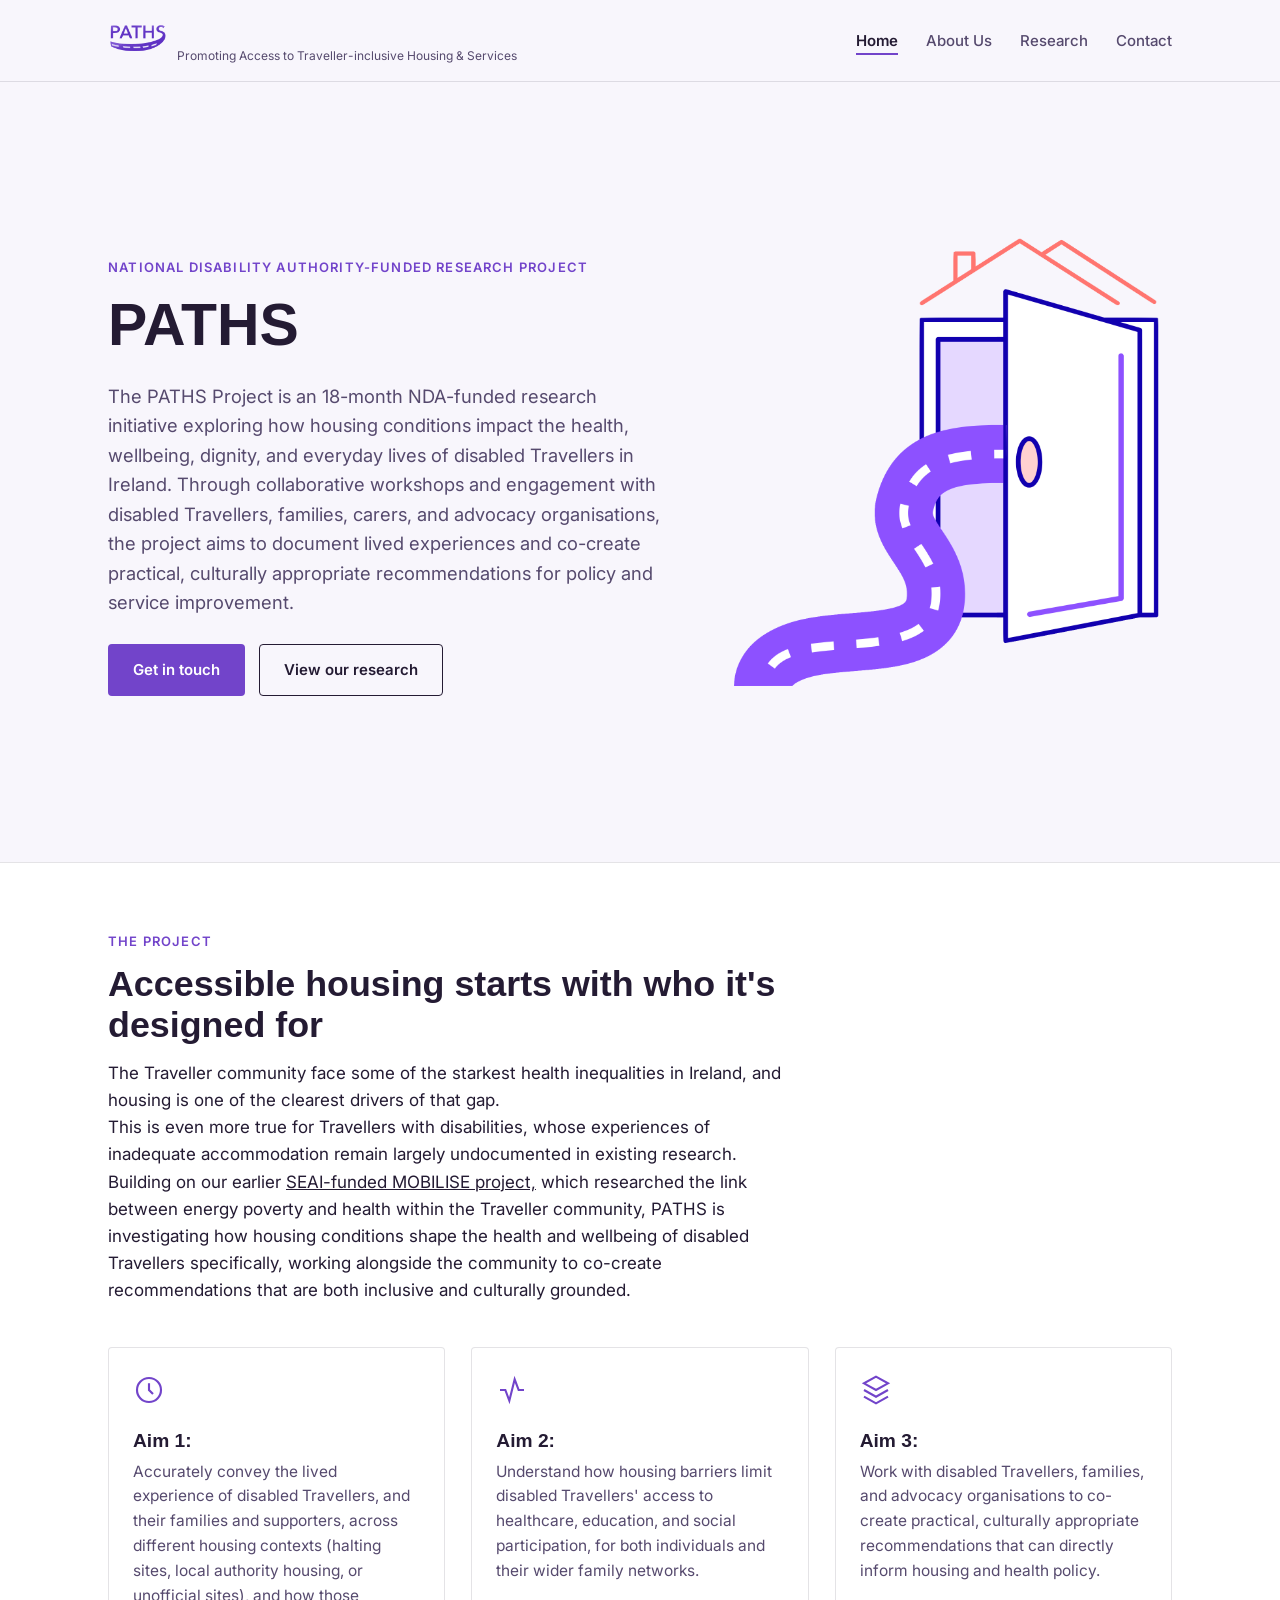
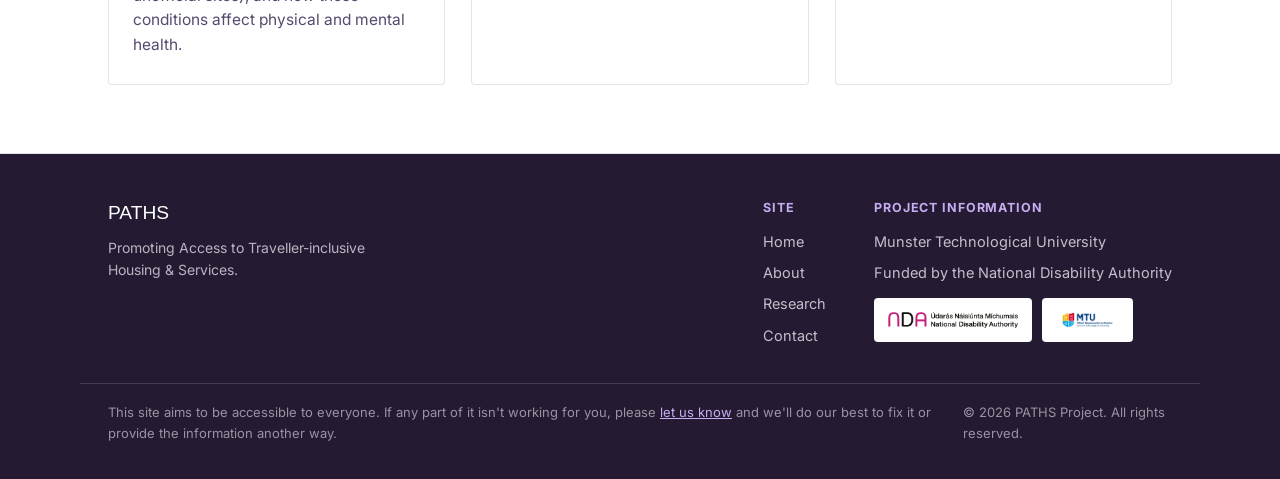
<file: index.html>
<!DOCTYPE html>
<html lang="en">
<head>
<meta charset="UTF-8">
<meta name="viewport" content="width=device-width, initial-scale=1.0">
<title>PATHS — Promoting Access to Traveller-inclusive Housing & Services</title>
<meta name="description" content="PATHS is a research project promoting access to Traveller-inclusive housing and services, funded by the National Disability Authority.">
<link rel="icon" type="image/png" href="images/favicon.png">
<link rel="apple-touch-icon" href="images/favicon.png">
<link rel="preconnect" href="https://fonts.googleapis.com">
<link rel="preconnect" href="https://fonts.gstatic.com" crossorigin>
<link href="https://fonts.googleapis.com/css2?family=Fraunces:opsz,wght@9..144,500;9..144,600;9..144,700&family=Inter:wght@400;500;600;700&display=swap" rel="stylesheet">
<link rel="stylesheet" href="styles.css">
</head>
<body>

<a class="skip-link" href="#main">Skip to main content</a>

<header class="site-header">
  <div class="wrap">
    <a class="brand" href="index.html">
      <img src="images/logo.png" alt="PATHS" class="brand-logo">
      <span class="brand-tag">Promoting Access to Traveller-inclusive Housing & Services</span>
    </a>
    <nav aria-label="Primary">
      <ul class="nav-links">
        <li><a href="index.html" class="active">Home</a></li>
        <li><a href="about.html">About Us</a></li>
        <li><a href="research.html">Research</a></li>
        <li><a href="contact.html">Contact</a></li>
      </ul>
    </nav>
    <button class="nav-toggle" id="navToggle" aria-expanded="false" aria-controls="navMobile">Menu</button>
  </div>
  <nav class="nav-mobile" id="navMobile" aria-label="Mobile">
    <a href="index.html" class="active">Home</a>
    <a href="about.html">About</a>
    <a href="research.html">Research</a>
    <a href="contact.html">Contact</a>
  </nav>
</header>

<main id="main">

  <!-- HERO -->
  <section class="hero">
    <div class="wrap">
      <div class="hero-copy">
        <span class="eyebrow">National Disability Authority-funded research project</span>
        <h1>PATHS</h1>
        <p class="lede">The PATHS Project is an 18-month NDA-funded research initiative exploring how housing conditions impact the health, wellbeing, dignity, and everyday lives of disabled Travellers in Ireland. Through collaborative workshops and engagement with disabled Travellers, families, carers, and advocacy organisations, the project aims to document lived experiences and co-create practical, culturally appropriate recommendations for policy and service improvement.</p>
        <div class="hero-actions">
          <a class="btn btn-primary" href="contact.html">Get in touch</a>
          <a class="btn btn-secondary" href="research.html">View our research</a>
        </div>
      </div>
    <img src="images/herolarge.png" alt="An illustrated doorway with a house roof opening, with a road leading into it." style="width:100%; height:100%; object-fit:cover; border-radius:var(--radius);">
    </img>
      </div>
    </div>
  </section>

  <!-- SUMMARY / AIMS -->
  <section class="section-alt">
    <div class="wrap">
      <div class="section-head">
        <span class="eyebrow">The project</span>
        <h2>Accessible housing starts with who it's designed for</h2>
        <p>The Traveller community face some of the starkest health inequalities in Ireland, and housing is one of the clearest drivers of that gap. <br> This is even more true for Travellers with disabilities, whose experiences of inadequate accommodation remain largely undocumented in existing research. <br> Building on our earlier <a href="https://www.mobiliseproject.ie/">SEAI-funded MOBILISE project,</a> which researched the link between energy poverty and health within the Traveller community, PATHS is investigating how housing conditions shape the health and wellbeing of disabled Travellers specifically, working alongside the community to co-create recommendations that are both inclusive and culturally grounded. </p>
      </div>

      <div class="pillars">
        <div class="pillar">
          <svg class="pillar-icon" viewBox="0 0 24 24" fill="none" stroke="currentColor" stroke-width="1.6"><circle cx="12" cy="12" r="9"/><path d="M12 7v5l3 3"/></svg>
          <h3>Aim 1:</h3>
          <p>Accurately convey the lived experience of disabled Travellers, and their families and supporters, across different housing contexts (halting sites, local authority housing, or unofficial sites), and how those conditions affect physical and mental health.
          </p>
        </div>
        <div class="pillar">
          <svg class="pillar-icon" viewBox="0 0 24 24" fill="none" stroke="currentColor" stroke-width="1.6"><path d="M3 12h4l3 8 4-16 3 8h4"/></svg>
          <h3>Aim 2:</h3>
          <p>Understand how housing barriers limit disabled Travellers' access to healthcare, education, and social participation, for both individuals and their wider family networks.</p>
        </div>
        <div class="pillar">
          <svg class="pillar-icon" viewBox="0 0 24 24" fill="none" stroke="currentColor" stroke-width="1.6"><path d="M12 2 3 7l9 5 9-5-9-5Z"/><path d="M3 12l9 5 9-5"/><path d="M3 17l9 5 9-5"/></svg>
          <h3>Aim 3:</h3>
          <p>Work with disabled Travellers, families, and advocacy organisations to co-create practical, culturally appropriate recommendations that can directly inform housing and health policy.</p>
        </div>
      </div>
    </div>
  </section>


</main>

<footer class="site-footer">
  <div class="wrap">
    <div>
      <div class="footer-brand">PATHS</div>
      <p style="max-width:32ch; color:rgba(248,246,252,0.7); font-size:14px;">Promoting Access to Traveller-inclusive Housing &amp; Services.</p>
    </div>
    <div class="footer-cols">
      <div class="footer-col">
        <h4>Site</h4>
        <a href="index.html">Home</a>
        <a href="about.html">About</a>
        <a href="research.html">Research</a>
        <a href="contact.html">Contact</a>
      </div>
     <div class="footer-col">
  <h4>Project Information</h4>
  <p>Munster Technological University</p>
  <p>Funded by the National Disability Authority</p>
  <div class="footer-logos">
    <span class="footer-logo-badge"><img src="images/nda-logo.png" alt="National Disability Authority"></span>
    <span class="footer-logo-badge"><img src="images/mtu-logo.png" alt="Munster Technological University"></span>
  </div>
</div>
    </div>
  </div>
  <div class="wrap footer-bottom">
    <p style="margin-bottom:6px;">This site aims to be accessible to everyone. If any part of it isn't working for you, please <a href="contact.html" style="color:#C6ADF2;">let us know</a> and we'll do our best to fix it or provide the information another way.</p>
    <p style="margin:0;">© <span id="year"></span> PATHS Project. All rights reserved.</p>
  </div>
</footer>

<script src="script.js"></script>
</body>
</html>
</file>
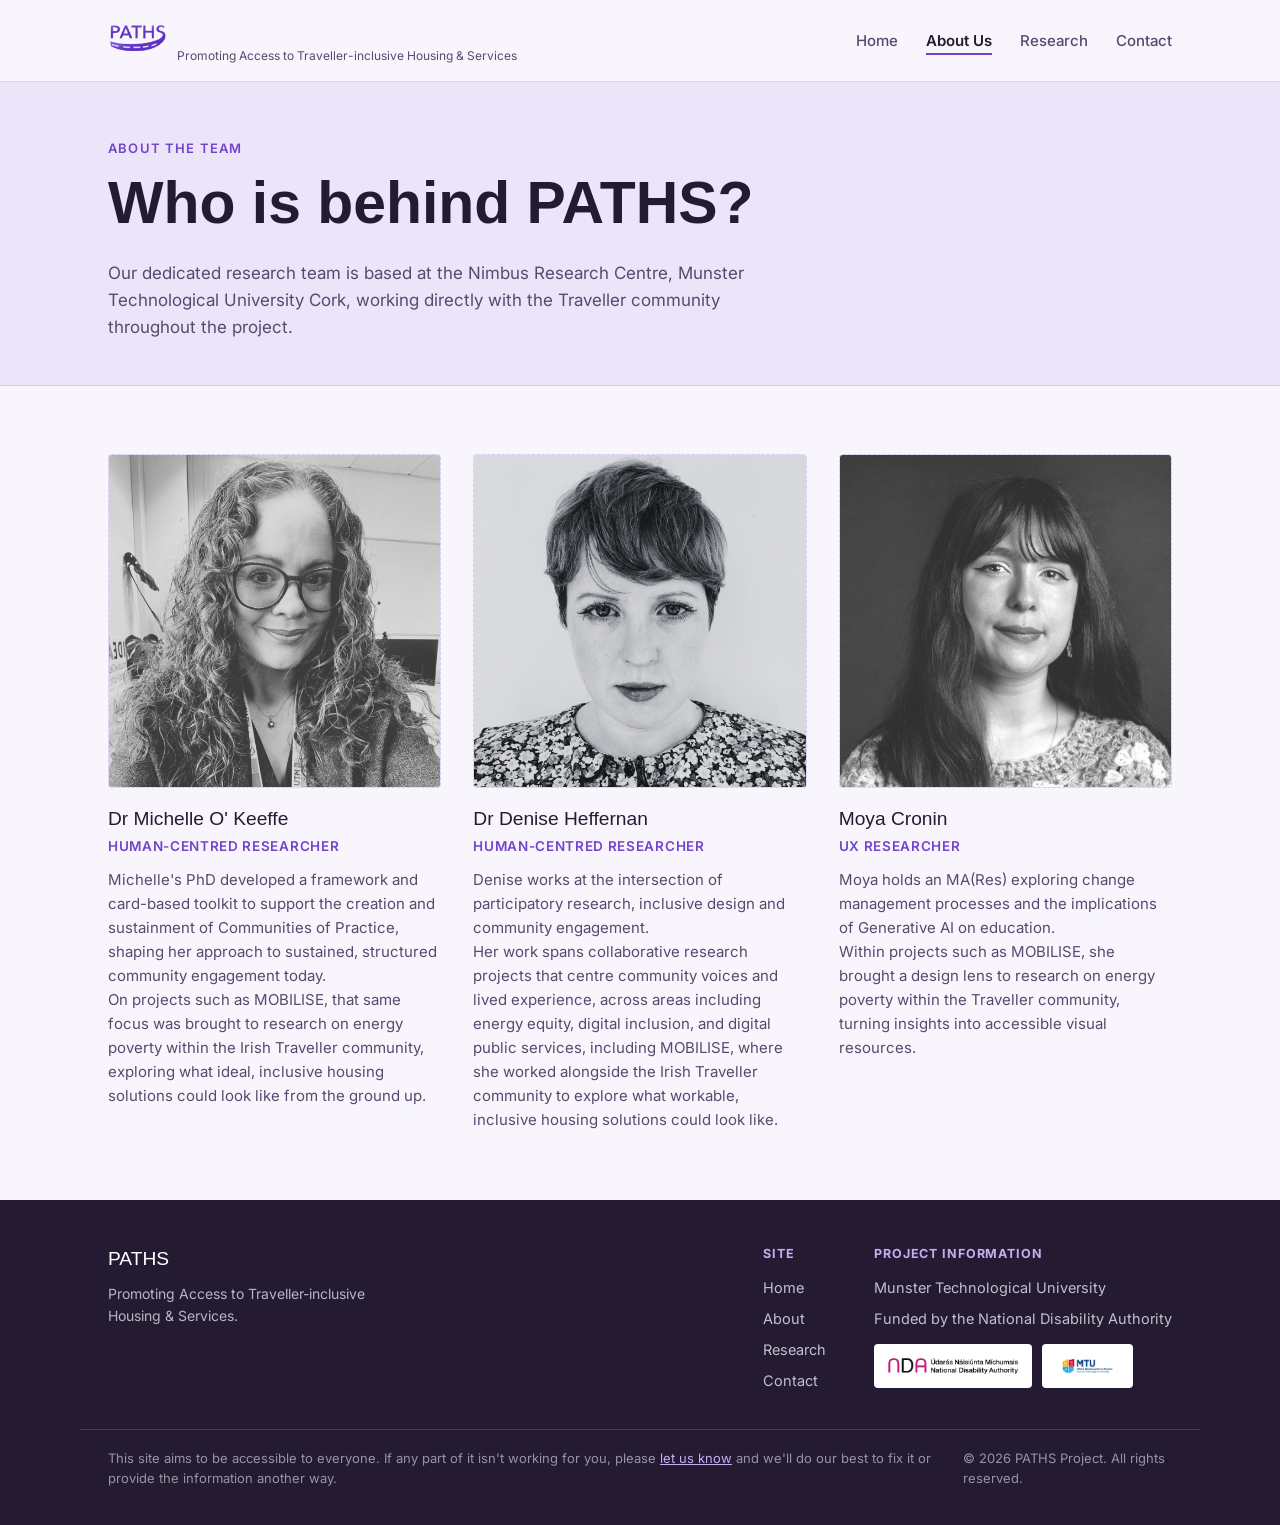
<file: about.html>
<!DOCTYPE html>
<html lang="en">
<head>
<meta charset="UTF-8">
<meta name="viewport" content="width=device-width, initial-scale=1.0">
<title>About the Team — PATHS</title>
<meta name="description" content="Meet the PATHS research team, including our Principal Investigator.">
<link rel="icon" type="image/png" href="images/favicon.png">
<link rel="apple-touch-icon" href="images/favicon.png">
<link rel="preconnect" href="https://fonts.googleapis.com">
<link rel="preconnect" href="https://fonts.gstatic.com" crossorigin>
<link href="https://fonts.googleapis.com/css2?family=Fraunces:opsz,wght@9..144,500;9..144,600;9..144,700&family=Inter:wght@400;500;600;700&display=swap" rel="stylesheet">
<link rel="stylesheet" href="styles.css">
</head>
<body>

<a class="skip-link" href="#main">Skip to main content</a>

<header class="site-header">
  <div class="wrap">
    <a class="brand" href="index.html">
      <img src="images/logo.png" alt="PATHS" class="brand-logo">
      <span class="brand-tag">Promoting Access to Traveller-inclusive Housing & Services</span>
    </a>
    <nav aria-label="Primary">
      <ul class="nav-links">
        <li><a href="index.html">Home</a></li>
        <li><a href="about.html" class="active">About Us</a></li>
        <li><a href="research.html">Research</a></li>
        <li><a href="contact.html">Contact</a></li>
      </ul>
    </nav>
    <button class="nav-toggle" id="navToggle" aria-expanded="false" aria-controls="navMobile">Menu</button>
  </div>
  <nav class="nav-mobile" id="navMobile" aria-label="Mobile">
    <a href="index.html">Home</a>
    <a href="about.html" class="active">About</a>
    <a href="research.html">Research</a>
    <a href="contact.html">Contact</a>
  </nav>
</header>

<main id="main">

  <section class="page-hero">
    <div class="wrap">
      <span class="eyebrow">About the team</span>
      <h1>Who is behind PATHS?</h1>
      <p>Our dedicated research team is based at the Nimbus Research Centre, Munster Technological University Cork, working directly with the Traveller community throughout the project.</p>
    </div>
  </section>

  
<section>
    <div class="wrap">
      <div class="team-grid">

        <div class="team-card">
          <div class="team-photo">
            <!-- Replace with: <img src="images/team-pi.jpg" alt="Photo of [PI Name]"> -->
            <img width="300" src="images/michelle.png" alt="Photo of Michelle">
          </div>
          <div class="team-name">Dr Michelle O' Keeffe</div>
          <div class="team-role">Human-Centred Researcher</div>
          <p class="team-bio">Michelle's PhD developed a framework and card-based toolkit to support the creation and sustainment of Communities of Practice, shaping her approach to sustained, structured community engagement today. 
          </p>
          <p class="team-bio">On projects such as MOBILISE, that same focus was brought to research on energy poverty within the Irish Traveller community, exploring what ideal, inclusive housing solutions could look like from the ground up.</p>
        </div>

        <div class="team-card">
          <div class="team-photo">
           <img width="300" src="images/denise.png" alt="Photo of Denise">
          </div>
          <div class="team-name">Dr Denise Heffernan</div>
          <div class="team-role">Human-Centred Researcher</div>
          <p class="team-bio">Denise works at the intersection of participatory research, inclusive design and community engagement.
          </p>
            <p class="team-bio">
              Her work spans collaborative research projects that centre community voices and lived experience, across areas including energy equity, digital inclusion, and digital public services, including MOBILISE, where she worked alongside the Irish Traveller community to explore what workable, inclusive housing solutions could look like.
          </p>
        </div>

        <div class="team-card">
          <div class="team-photo">
      <img width="200" src="images/moya.png" alt="Photo of Moya">
          </div>
          <div class="team-name">Moya Cronin</div>
          <div class="team-role">UX Researcher</div>
          <p class="team-bio">
            Moya holds an MA(Res) exploring change management processes and the implications of Generative AI on education.</p>
            <p class="team-bio">Within projects such as MOBILISE, she brought a design lens to research on energy poverty within the Traveller community, turning insights into accessible visual resources.
          </p>
        </div>

      </div>
    </div>
  </section>

</main>

<footer class="site-footer">
  <div class="wrap">
    <div>
      <div class="footer-brand">PATHS</div>
      <p style="max-width:32ch; color:rgba(248,246,252,0.7); font-size:14px;">Promoting Access to Traveller-inclusive Housing &amp; Services.</p>
    </div>
    <div class="footer-cols">
      <div class="footer-col">
        <h4>Site</h4>
        <a href="index.html">Home</a>
        <a href="about.html">About</a>
        <a href="research.html">Research</a>
        <a href="contact.html">Contact</a>
      </div>
      
<div class="footer-col">
  <h4>Project Information</h4>
  <p>Munster Technological University</p>
  <p>Funded by the National Disability Authority</p>
  <div class="footer-logos">
    <span class="footer-logo-badge"><img src="images/nda-logo.png" alt="National Disability Authority"></span>
    <span class="footer-logo-badge"><img src="images/mtu-logo.png" alt="Munster Technological University"></span>
  </div>
</div>
      
    </div>
  </div>
  <div class="wrap footer-bottom">
    <p style="margin-bottom:6px;">This site aims to be accessible to everyone. If any part of it isn't working for you, please <a href="contact.html" style="color:#C6ADF2;">let us know</a> and we'll do our best to fix it or provide the information another way.</p>
    <p style="margin:0;">© <span id="year"></span> PATHS Project. All rights reserved.</p>
  </div>
</footer>

<script src="script.js"></script>
</body>
</html>
</file>
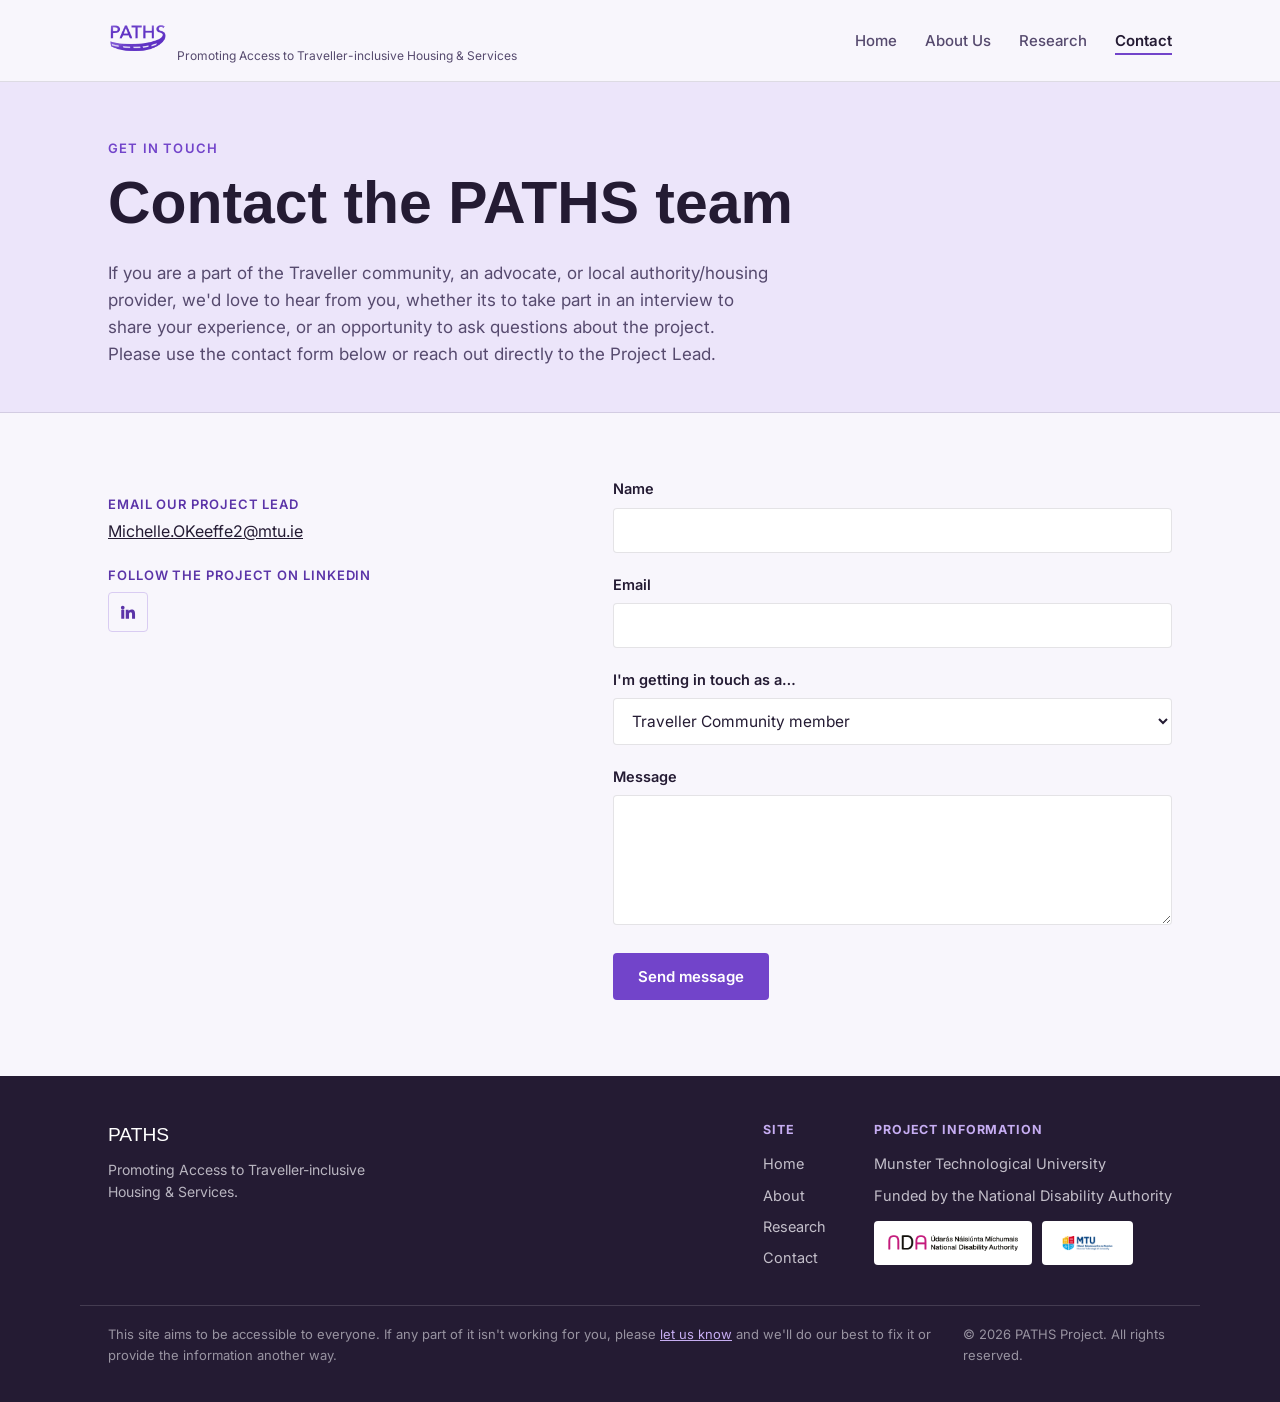
<file: contact.html>
<!DOCTYPE html>
<html lang="en">
<head>
<meta charset="UTF-8">
<meta name="viewport" content="width=device-width, initial-scale=1.0">
<title>Contact — PATHS</title>
<meta name="description" content="Get in touch with the PATHS research team.">
<link rel="icon" type="image/png" href="images/favicon.png">
<link rel="apple-touch-icon" href="images/favicon.png">
<link rel="preconnect" href="https://fonts.googleapis.com">
<link rel="preconnect" href="https://fonts.gstatic.com" crossorigin>
<link href="https://fonts.googleapis.com/css2?family=Fraunces:opsz,wght@9..144,500;9..144,600;9..144,700&family=Inter:wght@400;500;600;700&display=swap" rel="stylesheet">
<link rel="stylesheet" href="styles.css">
</head>
<body>

<a class="skip-link" href="#main">Skip to main content</a>

<header class="site-header">
  <div class="wrap">
    <a class="brand" href="index.html">
      <img src="images/logo.png" alt="PATHS" class="brand-logo">
      <span class="brand-tag">Promoting Access to Traveller-inclusive Housing & Services</span>
    </a>
    <nav aria-label="Primary">
      <ul class="nav-links">
        <li><a href="index.html">Home</a></li>
        <li><a href="about.html">About Us</a></li>
        <li><a href="research.html">Research</a></li>
        <li><a href="contact.html" class="active">Contact</a></li>
      </ul>
    </nav>
    <button class="nav-toggle" id="navToggle" aria-expanded="false" aria-controls="navMobile">Menu</button>
  </div>
  <nav class="nav-mobile" id="navMobile" aria-label="Mobile">
    <a href="index.html">Home</a>
    <a href="about.html">About</a>
    <a href="research.html">Research</a>
    <a href="contact.html" class="active">Contact</a>
  </nav>
</header>

<main id="main">

  <section class="page-hero">
    <div class="wrap">
      <span class="eyebrow">Get in touch</span>
      <h1>Contact the PATHS team</h1>
      <p>If you are a part of the Traveller community, an advocate, or local authority/housing provider, we'd love to hear from you, whether its to take part in an interview to share your experience, or an opportunity to ask questions about the project. Please use the contact form below or reach out directly to the Project Lead.</p>
    </div>
  </section>

 <section class="contact-grid wrap" style="padding-top:64px; padding-bottom:76px;">
  <div>
    <dl>
      <div class="contact-detail">
        <dt>Email our Project Lead</dt>
        <dd><a href="mailto:Michelle.OKeeffe2@mtu.ie">Michelle.OKeeffe2@mtu.ie</a></dd>
      </div>
    </dl>
    <div class="contact-detail">
      <dt>Follow the project on LinkedIn</dt>
      <div class="social-row">
        <a class="social-link" href="https://www.linkedin.com/company/pathsproject/" aria-label="PATHS on LinkedIn" title="LinkedIn">
          <svg width="18" height="18" viewBox="0 0 24 24" fill="currentColor"><path d="M4.98 3.5a2.5 2.5 0 1 1 0 5 2.5 2.5 0 0 1 0-5zM3 9h4v12H3zM9 9h3.8v1.7h.05c.53-1 1.83-2.05 3.77-2.05 4.03 0 4.78 2.65 4.78 6.1V21h-4v-5.6c0-1.34-.02-3.07-1.87-3.07-1.87 0-2.16 1.46-2.16 2.97V21H9z"/></svg>
        </a>
      </div>
    </div>
  </div>

  <div>
    <form id="contactForm" action="https://formspree.io/f/xzdngqok" method="POST">
      <div class="field">
        <label for="name">Name</label>
        <input type="text" id="name" name="name" required>
      </div>
      <div class="field">
        <label for="email">Email</label>
        <input type="email" id="email" name="email" required>
      </div>
      <div class="field">
        <label for="reason">I'm getting in touch as a…</label>
        <select id="reason" name="reason">
          <option>Traveller Community member</option>
          <option>Traveller Community member living with a disability</option>
          <option>Service provider / local authority</option>
          <option>Researcher / academic</option>
          <option>Other</option>
        </select>
      </div>
      <div class="field">
        <label for="message">Message</label>
        <textarea id="message" name="message" required></textarea>
      </div>
      <input type="text" name="_gotcha" class="hp" tabindex="-1" autocomplete="off">
      <button type="submit" class="btn btn-primary">Send message</button>
      <div class="form-status" id="formStatus" role="status"></div>
    </form>
  </div>
</section>

</main>

<footer class="site-footer">
  <div class="wrap">
    <div>
      <div class="footer-brand">PATHS</div>
      <p style="max-width:32ch; color:rgba(248,246,252,0.7); font-size:14px;">Promoting Access to Traveller-inclusive Housing &amp; Services.</p>
    </div>
    <div class="footer-cols">
      <div class="footer-col">
        <h4>Site</h4>
        <a href="index.html">Home</a>
        <a href="about.html">About</a>
        <a href="research.html">Research</a>
        <a href="contact.html">Contact</a>
      </div>
      
<div class="footer-col">
  <h4>Project Information</h4>
  <p>Munster Technological University</p>
  <p>Funded by the National Disability Authority</p>
  <div class="footer-logos">
    <span class="footer-logo-badge"><img src="images/nda-logo.png" alt="National Disability Authority"></span>
    <span class="footer-logo-badge"><img src="images/mtu-logo.png" alt="Munster Technological University"></span>
  </div>
  
</div>
    </div>
  </div>
  <div class="wrap footer-bottom">
    <p style="margin-bottom:6px;">This site aims to be accessible to everyone. If any part of it isn't working for you, please <a href="contact.html" style="color:#C6ADF2;">let us know</a> and we'll do our best to fix it or provide the information another way.</p>
    <p style="margin:0;">© <span id="year"></span> PATHS Project. All rights reserved.</p>
  </div>
</footer>

<script src="script.js"></script>
</body>
</html>
</file>
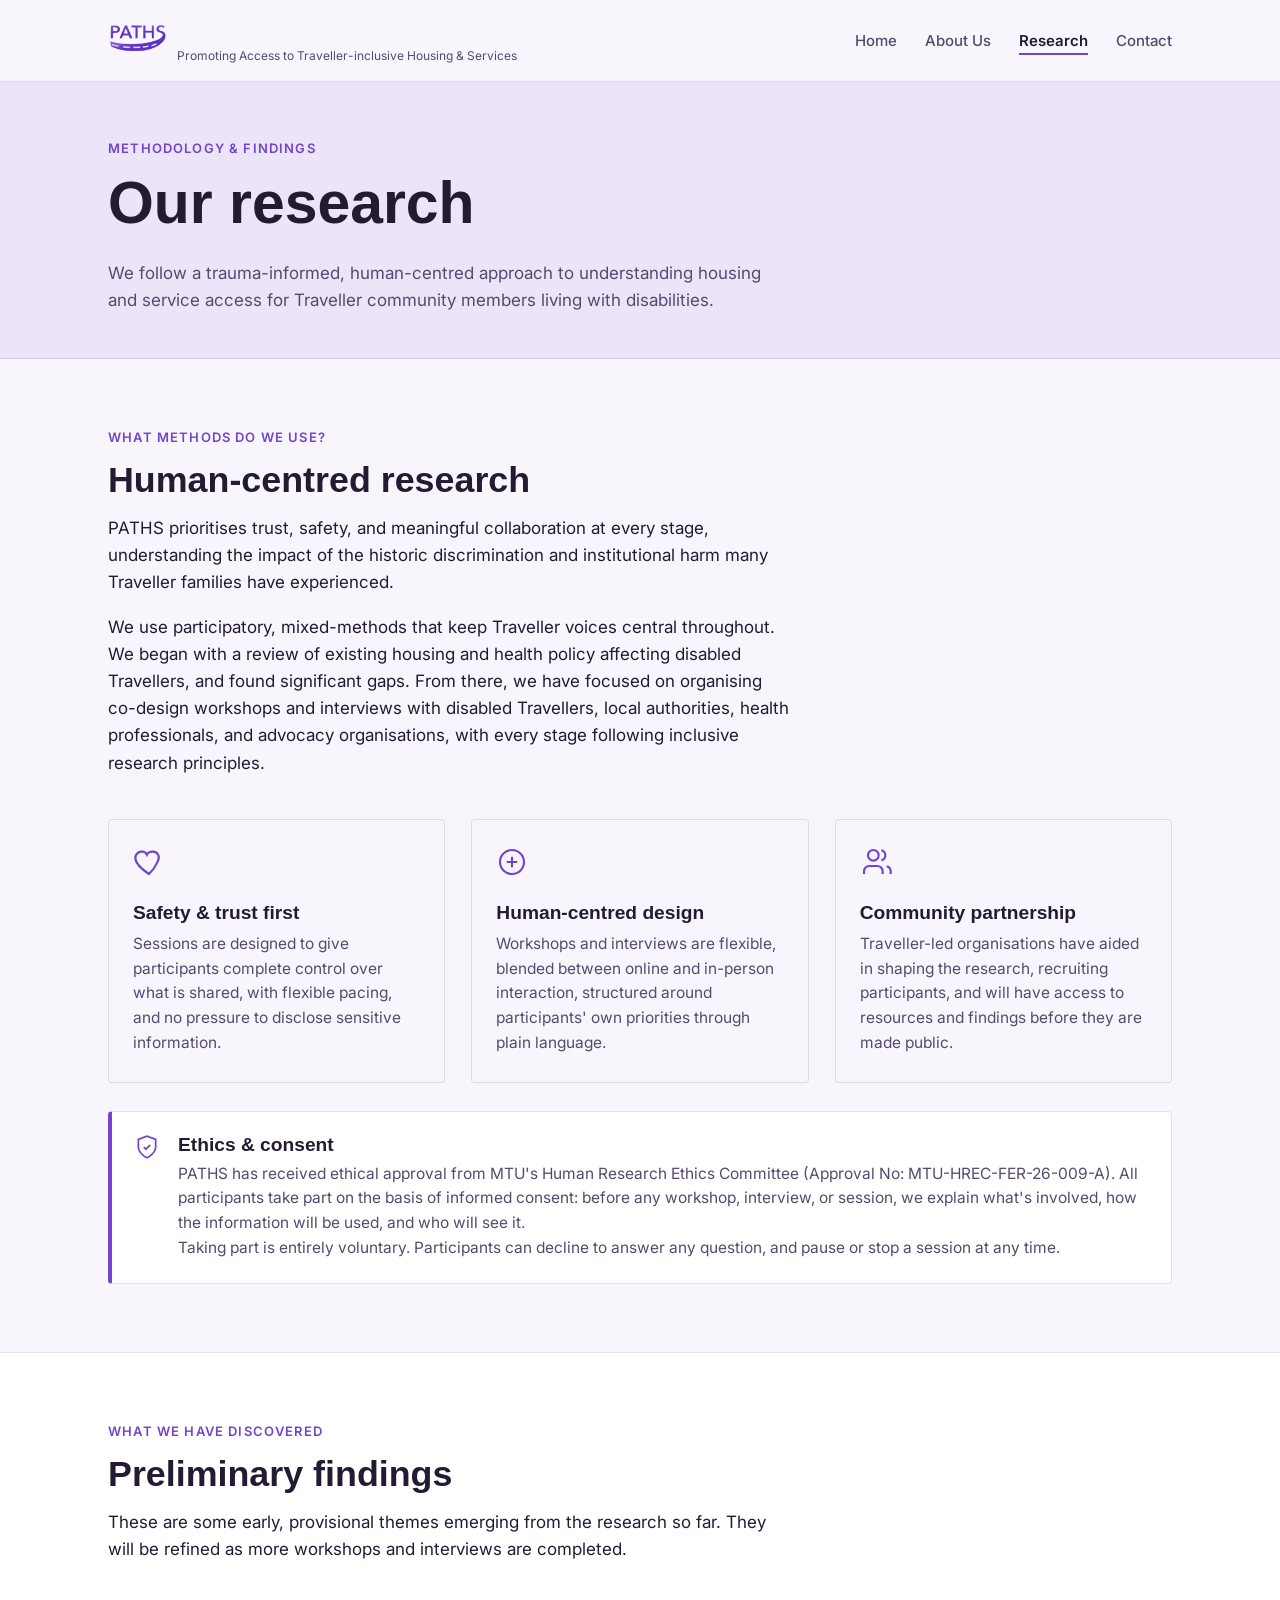
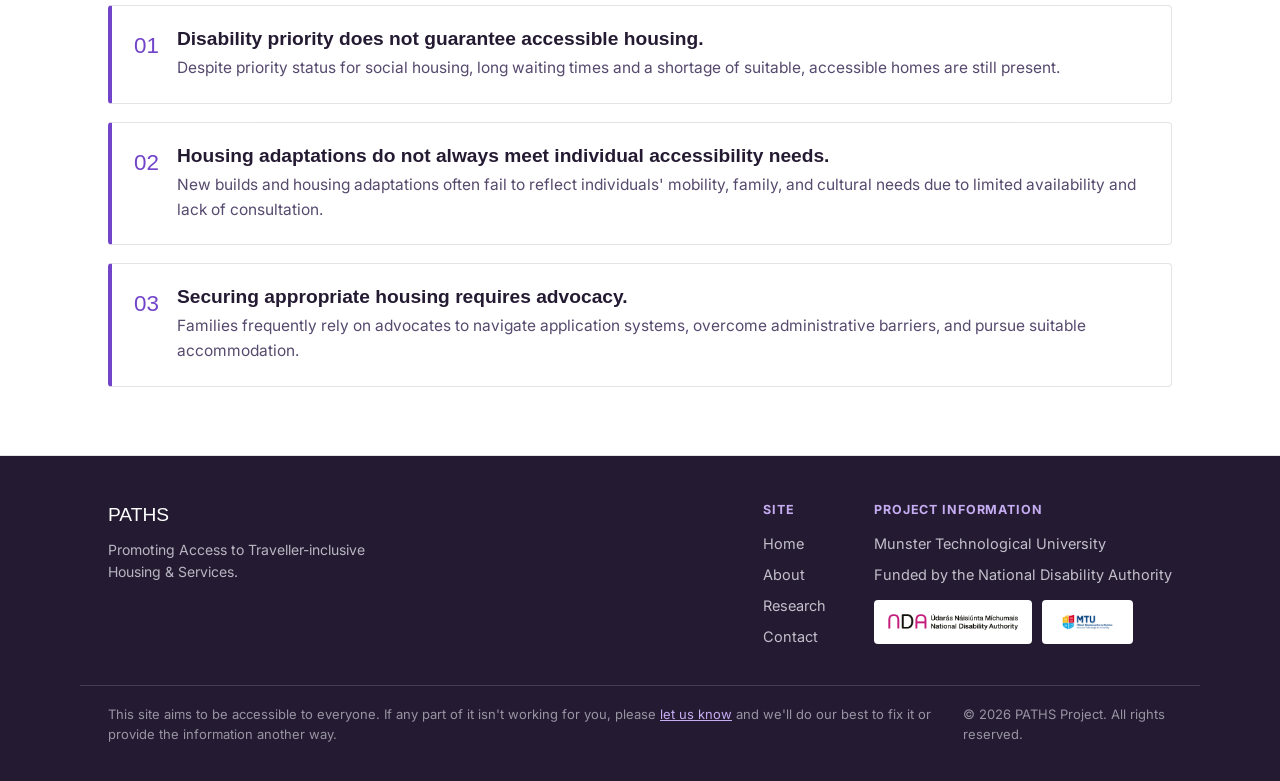
<file: research.html>
<!DOCTYPE html>
<html lang="en">
<head>
<meta charset="UTF-8">
<meta name="viewport" content="width=device-width, initial-scale=1.0">
<title>Research — PATHS</title>
<meta name="description" content="Our trauma-informed, human-centred methodology and preliminary findings.">
<link rel="icon" type="image/png" href="images/favicon.png">
<link rel="apple-touch-icon" href="images/favicon.png">
<link rel="preconnect" href="https://fonts.googleapis.com">
<link rel="preconnect" href="https://fonts.gstatic.com" crossorigin>
<link href="https://fonts.googleapis.com/css2?family=Fraunces:opsz,wght@9..144,500;9..144,600;9..144,700&family=Inter:wght@400;500;600;700&display=swap" rel="stylesheet">
<link rel="stylesheet" href="styles.css">
</head>
<body>

<a class="skip-link" href="#main">Skip to main content</a>

<header class="site-header">
  <div class="wrap">
    <a class="brand" href="index.html">
      <img src="images/logo.png" alt="PATHS" class="brand-logo">
      <span class="brand-tag">Promoting Access to Traveller-inclusive Housing & Services</span>
    </a>
    <nav aria-label="Primary">
      <ul class="nav-links">
        <li><a href="index.html">Home</a></li>
        <li><a href="about.html">About Us</a></li>
        <li><a href="research.html" class="active">Research</a></li>
        <li><a href="contact.html">Contact</a></li>
      </ul>
    </nav>
    <button class="nav-toggle" id="navToggle" aria-expanded="false" aria-controls="navMobile">Menu</button>
  </div>
  <nav class="nav-mobile" id="navMobile" aria-label="Mobile">
    <a href="index.html">Home</a>
    <a href="about.html">About</a>
    <a href="research.html" class="active">Research</a>
    <a href="contact.html">Contact</a>
  </nav>
</header>

<main id="main">

  <section class="page-hero">
    <div class="wrap">
      <span class="eyebrow">Methodology &amp; findings</span>
      <h1>Our research</h1>
      <p>We follow a trauma-informed, human-centred approach to understanding housing and service access for Traveller community members living with disabilities.</p>
    </div>
  </section>

  <!-- METHODOLOGY -->
  <section>
    <div class="wrap">
      <div class="section-head">
        <span class="eyebrow">What methods do we use?</span>
        <h2>Human-centred research</h2>
        <p>PATHS prioritises trust, safety, and meaningful collaboration at every stage, understanding the impact of the historic discrimination and institutional harm many Traveller families have experienced.</p>
        <p> 
        We use participatory, mixed-methods that keep Traveller voices central throughout. We began with a review of existing housing and health policy affecting disabled Travellers, and found significant gaps. From there, we have focused on organising co-design workshops and interviews with disabled Travellers, local authorities, health professionals, and advocacy organisations, with every stage following inclusive research principles.
        </p>
      </div>

      <div class="pillars">
        <div class="pillar">
          <svg class="pillar-icon" viewBox="0 0 24 24" fill="none" stroke="currentColor" stroke-width="1.6"><path d="M12 21s-7-4.6-9.5-9.1C.7 8.4 2.3 4.8 6 4.2c2.2-.3 3.8.9 4.5 2.3.4-.9 1.9-2.4 4.6-2.3 3.5.1 5.4 3.8 3.4 7.5C16 17.3 12 21 12 21z"/></svg>
          <h3>Safety &amp; trust first</h3>
          <p>Sessions are designed to give participants complete control over what is shared, with flexible pacing, and no pressure to disclose sensitive information.</p>
        </div>
        <div class="pillar">
          <svg class="pillar-icon" viewBox="0 0 24 24" fill="none" stroke="currentColor" stroke-width="1.6"><circle cx="12" cy="12" r="9"/><path d="M8 12h8M12 8v8"/></svg>
          <h3>Human-centred design</h3>
          <p>Workshops and interviews are flexible, blended between online and in-person interaction, structured around participants' own priorities through plain language.</p>
        </div>
        <div class="pillar">
          <svg class="pillar-icon" viewBox="0 0 24 24" fill="none" stroke="currentColor" stroke-width="1.6"><path d="M17 21v-2a4 4 0 0 0-4-4H7a4 4 0 0 0-4 4v2"/><circle cx="10" cy="7" r="4"/><path d="M23 21v-2a4 4 0 0 0-3-3.87"/><path d="M16 3.13a4 4 0 0 1 0 7.75"/></svg>
          <h3>Community partnership</h3>
          <p>Traveller-led organisations have aided in shaping the research, recruiting participants, and will have access to resources and findings before they are made public.</p>
        </div>
      </div>

      <div class="finding-item" style="margin-top:28px;">
        <span class="finding-num">
          <svg width="26" height="26" viewBox="0 0 24 24" fill="none" stroke="currentColor" stroke-width="1.6" style="color:var(--purple);"><path d="M12 22s8-4 8-10V5l-8-3-8 3v7c0 6 8 10 8 10Z"/><path d="M9 12l2 2 4-4"/></svg>
        </span>
        <div>
          <h3>Ethics &amp; consent</h3>
          <p>PATHS has received ethical approval from MTU's Human Research Ethics Committee (Approval No: MTU-HREC-FER-26-009-A). All participants take part on the basis of informed consent: before any workshop, interview, or session, we explain what's involved, how the information will be used, and who will see it.</p>
          <p>Taking part is entirely voluntary. Participants can decline to answer any question, and pause or stop a session at any time.</p>
        </div>
      </div>
    </div>
  </section>

  <!-- PRELIMINARY FINDINGS -->
  <section class="section-alt">
    <div class="wrap">
      <div class="section-head">
        <span class="eyebrow">What we have discovered</span>
        <h2>Preliminary findings</h2>
        <p>These are some early, provisional themes emerging from the research so far. They will be refined as more workshops and interviews are completed.</p>
      </div>

      <ul class="findings-list">
        <li class="finding-item">
          <span class="finding-num">01</span>
          <div>
            <h3>Disability priority does not guarantee accessible housing.</h3>
            <p>Despite priority status for social housing, long waiting times and a shortage of suitable, accessible homes are still present.</p>
          </div>
        </li>
        <li class="finding-item">
          <span class="finding-num">02</span>
          <div>
            <h3>Housing adaptations do not always meet individual accessibility needs.</h3>
            <p>New builds and housing adaptations often fail to reflect individuals' mobility, family, and cultural needs due to limited availability and lack of consultation.</p>
          </div>
        </li>
        <li class="finding-item">
          <span class="finding-num">03</span>
          <div>
            <h3>Securing appropriate housing requires advocacy.</h3>
            <p>Families frequently rely on advocates to navigate application systems, overcome administrative barriers, and pursue suitable accommodation.</p>
          </div>
        </li>
      </ul>
    </div>
  </section>

</main>

<footer class="site-footer">
  <div class="wrap">
    <div>
      <div class="footer-brand">PATHS</div>
      <p style="max-width:32ch; color:rgba(248,246,252,0.7); font-size:14px;">Promoting Access to Traveller-inclusive Housing &amp; Services.</p>
    </div>
    <div class="footer-cols">
      <div class="footer-col">
        <h4>Site</h4>
        <a href="index.html">Home</a>
        <a href="about.html">About</a>
        <a href="research.html">Research</a>
        <a href="contact.html">Contact</a>
      </div>
   <div class="footer-col">
  <h4>Project Information</h4>
  <p>Munster Technological University</p>
  <p>Funded by the National Disability Authority</p>
  <div class="footer-logos">
    <span class="footer-logo-badge"><img src="images/nda-logo.png" alt="National Disability Authority"></span>
    <span class="footer-logo-badge"><img src="images/mtu-logo.png" alt="Munster Technological University"></span>
  </div>
</div>
    </div>
  </div>
  <div class="wrap footer-bottom">
    <p style="margin-bottom:6px;">This site aims to be accessible to everyone. If any part of it isn't working for you, please <a href="contact.html" style="color:#C6ADF2;">let us know</a> and we'll do our best to fix it or provide the information another way.</p>
    <p style="margin:0;">© <span id="year"></span> PATHS Project. All rights reserved.</p>
  </div>
</footer>

<script src="script.js"></script>
</body>
</html>
</file>
<file: styles.css>
/* ==========================================================================
   PATHS — Promoting Access to Traveller-inclusive Housing & Services
   Design tokens — purple brand palette
   ========================================================================== */
.footer-logos {
  display: flex;
  flex-wrap: wrap;
  gap: 10px;
  margin-top: 14px;
}
.footer-logo-badge {
  display: inline-flex;
  align-items: center;
  justify-content: center;
  background: #fff;
  border-radius: var(--radius);
  padding: 8px 14px;
  height: 44px;
}
.footer-logo-badge img {
  max-height: 26px;
  max-width: 130px;
  width: auto;
  height: auto;
  object-fit: contain;
}
.archivo-black-regular {
  font-family: "Archivo Black", sans-serif;
  font-weight: 400;
  font-style: normal;
}

:root {
  --ink: #241B33;
  --ink-soft: #564A6E;
  --paper: #F8F6FC;
  --paper-raised: #FFFFFF;
  --purple: #7244CA;
  --purple-deep: #5B34A8;
  --purple-pale: #ECE5FA;
  --purple-line: #D9CCF2;
  --gold: #B8862E;
  --line: rgba(36, 27, 51, 0.12);

  --font-display: "Archivo Black", sans-serif;
  --font-body: "Inter", -apple-system, BlinkMacSystemFont, "Segoe UI", sans-serif;

  --maxw: 1120px;
  --radius: 4px;
}

@media (prefers-reduced-motion: no-preference) {
  html { scroll-behavior: smooth; }
}

* { box-sizing: border-box; }
html, body { margin: 0; padding: 0; }

body {
  background: var(--paper);
  color: var(--ink);
  font-family: var(--font-body);
  font-size: 17px;
  line-height: 1.6;
  -webkit-font-smoothing: antialiased;
}

img { max-width: 100%; display: block; }
a { color: inherit; }

.skip-link {
  position: absolute;
  left: -999px;
  top: auto;
  background: var(--ink);
  color: var(--paper);
  padding: 12px 20px;
  z-index: 1000;
  border-radius: var(--radius);
}
.skip-link:focus { left: 16px; top: 16px; }

:focus-visible {
  outline: 3px solid var(--purple);
  outline-offset: 3px;
}

.wrap {
  max-width: var(--maxw);
  margin: 0 auto;
  padding: 0 28px;
}

.eyebrow {
  font-family: var(--font-body);
  font-weight: 600;
  font-size: 13px;
  letter-spacing: 0.09em;
  text-transform: uppercase;
  color: var(--purple);
}

h1, h2, h3 {
  font-family: var(--font-display);
  color: var(--ink);
  line-height: 1.14;
  margin: 0 0 0.4em 0;
  font-weight: 600;
}
h1 { font-size: clamp(2.4rem, 4.6vw, 3.8rem); }
h2 { font-size: clamp(1.7rem, 2.8vw, 2.3rem); }
h3 { font-size: 1.2rem; }
p { margin: 0 0 1em 0; }

.lede {
  font-size: 1.15rem;
  color: var(--ink-soft);
  max-width: 50ch;
}

/* ---- buttons ---- */
.btn {
  display: inline-flex;
  align-items: center;
  gap: 8px;
  font-family: var(--font-body);
  font-weight: 600;
  font-size: 15px;
  padding: 13px 24px;
  border-radius: var(--radius);
  text-decoration: none;
  border: 1.5px solid transparent;
  cursor: pointer;
  transition: transform 0.15s ease, background 0.15s ease, border-color 0.15s ease;
}
.btn-primary { background: var(--purple); color: #fff; }
.btn-primary:hover { background: var(--purple-deep); }
.btn-secondary { background: transparent; border-color: var(--ink); color: var(--ink); }
.btn-secondary:hover { background: rgba(36,27,51,0.05); }
@media (prefers-reduced-motion: no-preference) {
  .btn:hover { transform: translateY(-1px); }
}

/* ---- header / nav ---- */
.site-header {
  position: sticky;
  top: 0;
  z-index: 100;
  background: rgba(248, 246, 252, 0.92);
  backdrop-filter: blur(6px);
  border-bottom: 1px solid var(--line);
}
.site-header .wrap {
  display: flex;
  align-items: center;
  justify-content: space-between;
  padding-top: 16px;
  padding-bottom: 16px;
}
.brand { display: flex; align-items: baseline; gap: 10px; text-decoration: none; }
.brand-mark { font-family: var(--font-display); font-weight: 600; font-size: 1.4rem; color: var(--purple-deep); }
.brand-logo { height: 44px; width: auto; display: block; }
.brand-tag { font-size: 12px; color: var(--ink-soft); display: none; }
@media (min-width: 640px) { .brand-tag { display: inline; } }

.nav-links { display: none; gap: 28px; list-style: none; margin: 0; padding: 0; }
.nav-links a {
  text-decoration: none;
  font-size: 15px;
  font-weight: 500;
  color: var(--ink-soft);
  padding-bottom: 3px;
  border-bottom: 2px solid transparent;
  transition: border-color 0.15s ease, color 0.15s ease;
}
.nav-links a:hover { color: var(--ink); border-color: var(--purple); }
.nav-links a.active { color: var(--ink); border-color: var(--purple); font-weight: 600; }
@media (min-width: 860px) { .nav-links { display: flex; } }

.nav-toggle {
  background: none;
  border: 1.5px solid var(--ink);
  border-radius: var(--radius);
  padding: 8px 12px;
  font-family: var(--font-body);
  font-weight: 600;
  font-size: 14px;
  cursor: pointer;
}
@media (min-width: 860px) { .nav-toggle { display: none; } }

.nav-mobile {
  display: none;
  flex-direction: column;
  gap: 2px;
  padding: 4px 28px 20px;
  border-bottom: 1px solid var(--line);
}
.nav-mobile.open { display: flex; }
.nav-mobile a {
  text-decoration: none;
  color: var(--ink);
  padding: 10px 0;
  border-bottom: 1px solid var(--line);
  font-weight: 500;
}
.nav-mobile a.active { color: var(--purple-deep); font-weight: 700; }
@media (min-width: 860px) { .nav-mobile { display: none !important; } }

/* ---- hero ---- */
.hero { padding: 68px 0 60px; overflow: hidden; }
.hero .wrap { display: grid; grid-template-columns: 1fr; gap: 40px; align-items: center; }
@media (min-width: 900px) { .hero .wrap { grid-template-columns: 1.1fr 0.9fr; } }
.hero-copy .eyebrow { margin-bottom: 14px; display: block; }
.hero-actions { display: flex; flex-wrap: wrap; gap: 14px; margin-top: 26px; }
.hero-funder {
  margin-top: 36px;
  padding-top: 18px;
  border-top: 1px solid var(--line);
  font-size: 13px;
  color: var(--ink-soft);
}
.hero-art { width: 100%; height: auto; }

/* ---- page header (non-home pages) ---- */
.page-hero { padding: 56px 0 44px; border-bottom: 1px solid var(--line); background: var(--purple-pale); }
.page-hero .eyebrow { display: block; margin-bottom: 10px; }
.page-hero p { color: var(--ink-soft); max-width: 60ch; margin-bottom: 0; }

/* ---- section rhythm ---- */
section { padding: 68px 0; }
.section-alt { background: var(--paper-raised); border-top: 1px solid var(--line); border-bottom: 1px solid var(--line); }
.section-head { max-width: 62ch; margin-bottom: 42px; }
.section-head .eyebrow { display: block; margin-bottom: 12px; }

/* ---- image placeholders ---- */
.image-row {
  display: grid;
  grid-template-columns: 1fr;
  gap: 20px;
  margin-top: 12px;
}
@media (min-width: 700px) { .image-row { grid-template-columns: 1fr 1fr; } }
.image-placeholder {
  aspect-ratio: 4 / 3;
  border-radius: var(--radius);
  border: 1.5px dashed var(--purple-line);
  background: var(--purple-pale);
  display: flex;
  align-items: center;
  justify-content: center;
  flex-direction: column;
  gap: 10px;
  color: var(--purple-deep);
  font-size: 13.5px;
  text-align: center;
  padding: 16px;
}
.image-placeholder svg { color: var(--purple); }
.image-placeholder img { width: 100%; height: 100%; object-fit: cover; border-radius: var(--radius); }

/* ---- pillars / approach cards ---- */
.pillars { display: grid; grid-template-columns: 1fr; gap: 26px; }
@media (min-width: 720px) { .pillars { grid-template-columns: repeat(3, 1fr); } }
.pillar {
  background: var(--paper);
  border: 1px solid var(--line);
  border-radius: var(--radius);
  padding: 26px 24px;
}
.section-alt .pillar { background: var(--paper-raised); }
.pillar-icon { width: 32px; height: 32px; margin-bottom: 16px; color: var(--purple); }
.pillar h3 { margin-bottom: 8px; }
.pillar p { color: var(--ink-soft); font-size: 15.5px; margin-bottom: 0; }

/* ---- findings callout ---- */
.findings-list { list-style: none; margin: 0; padding: 0; display: grid; gap: 18px; }
.finding-item {
  display: grid;
  grid-template-columns: auto 1fr;
  gap: 18px;
  padding: 22px;
  background: var(--paper-raised);
  border: 1px solid var(--line);
  border-left: 4px solid var(--purple);
  border-radius: var(--radius);
}
.finding-num { font-family: var(--font-display); font-size: 1.4rem; color: var(--purple); }
.finding-item h3 { margin-bottom: 6px; }
.finding-item p { color: var(--ink-soft); margin-bottom: 0; font-size: 15.5px; }

.note-box {
  margin-top: 24px;
  padding: 18px 20px;
  background: var(--purple-pale);
  border: 1px dashed var(--purple-line);
  border-radius: var(--radius);
  font-size: 14.5px;
  color: var(--ink-soft);
}

/* ---- team (about page) ---- */
.team-grid { display: grid; grid-template-columns: 1fr; gap: 32px; }
@media (min-width: 720px) { .team-grid { grid-template-columns: repeat(3, 1fr); } }
.team-card { text-align: left; }
.team-photo {
  aspect-ratio: 1 / 1;
  border-radius: var(--radius);
  border: 1.5px dashed var(--purple-line);
  background: var(--purple-pale);
  display: flex;
  align-items: center;
  justify-content: center;
  color: var(--purple-deep);
  margin-bottom: 16px;
  overflow: hidden;
}
.team-photo img { width: 100%; height: 100%; object-fit: cover; }
.team-name { font-family: var(--font-display); font-size: 1.2rem; margin-bottom: 2px; }
.team-role { font-size: 13.5px; font-weight: 600; color: var(--purple); text-transform: uppercase; letter-spacing: 0.05em; margin-bottom: 10px; }
.team-bio { color: var(--ink-soft); font-size: 15px; margin-bottom: 0; }

/* ---- contact ---- */
.contact-grid { display: grid; grid-template-columns: 1fr; gap: 48px; }
@media (min-width: 900px) { .contact-grid { grid-template-columns: 0.9fr 1.1fr; } }
.contact-detail { margin-bottom: 20px; }
.contact-detail dt {
  font-size: 13px; text-transform: uppercase; letter-spacing: 0.07em;
  color: var(--purple-deep); font-weight: 600; margin-bottom: 4px;
}
.contact-detail dd { margin: 0; font-size: 16px; }

.social-row { display: flex; gap: 14px; margin-top: 6px; }
.social-link {
  width: 40px; height: 40px;
  display: flex; align-items: center; justify-content: center;
  border: 1.5px solid var(--purple-line);
  border-radius: var(--radius);
  color: var(--purple-deep);
  text-decoration: none;
  transition: background 0.15s ease, border-color 0.15s ease;
}
.social-link:hover { background: var(--purple-pale); border-color: var(--purple); }

.field { margin-bottom: 20px; }
.field label { display: block; font-weight: 600; font-size: 14.5px; margin-bottom: 7px; }
.field input, .field textarea, .field select {
  width: 100%;
  font-family: var(--font-body);
  font-size: 15.5px;
  padding: 12px 14px;
  border: 1.5px solid var(--line);
  border-radius: var(--radius);
  background: var(--paper-raised);
  color: var(--ink);
}
.field input:focus, .field textarea:focus, .field select:focus { border-color: var(--purple); }
.field textarea { resize: vertical; min-height: 130px; }

.form-status {
  margin-top: 16px;
  font-size: 14.5px;
  padding: 12px 14px;
  border-radius: var(--radius);
  display: none;
}
.form-status.show { display: block; }
.form-status.ok { background: rgba(114,68,202,0.12); color: var(--purple-deep); }
.form-status.err { background: rgba(184,56,56,0.1); color: #A83838; }

.hp { position: absolute; left: -9999px; }

/* ---- footer ---- */
.site-footer { background: var(--ink); color: rgba(248,246,252,0.82); padding: 44px 0 30px; }
.site-footer .wrap { display: flex; flex-direction: column; gap: 24px; }
@media (min-width: 760px) { .site-footer .wrap { flex-direction: row; justify-content: space-between; align-items: flex-start; } }
.footer-brand { font-family: var(--font-display); font-size: 1.2rem; color: #fff; margin-bottom: 8px; }
.footer-cols { display: flex; gap: 48px; flex-wrap: wrap; }
.footer-col h4 { font-size: 12.5px; text-transform: uppercase; letter-spacing: 0.07em; color: #C6ADF2; margin: 0 0 12px; }
.footer-col a, .footer-col p { display: block; color: rgba(248,246,252,0.75); text-decoration: none; font-size: 14.5px; margin-bottom: 8px; }
.footer-col a:hover { color: #fff; }
.footer-bottom {
  margin-top: 28px; padding-top: 18px;
  border-top: 1px solid rgba(248,246,252,0.15);
  font-size: 13px; color: rgba(248,246,252,0.55);
}
</file>
